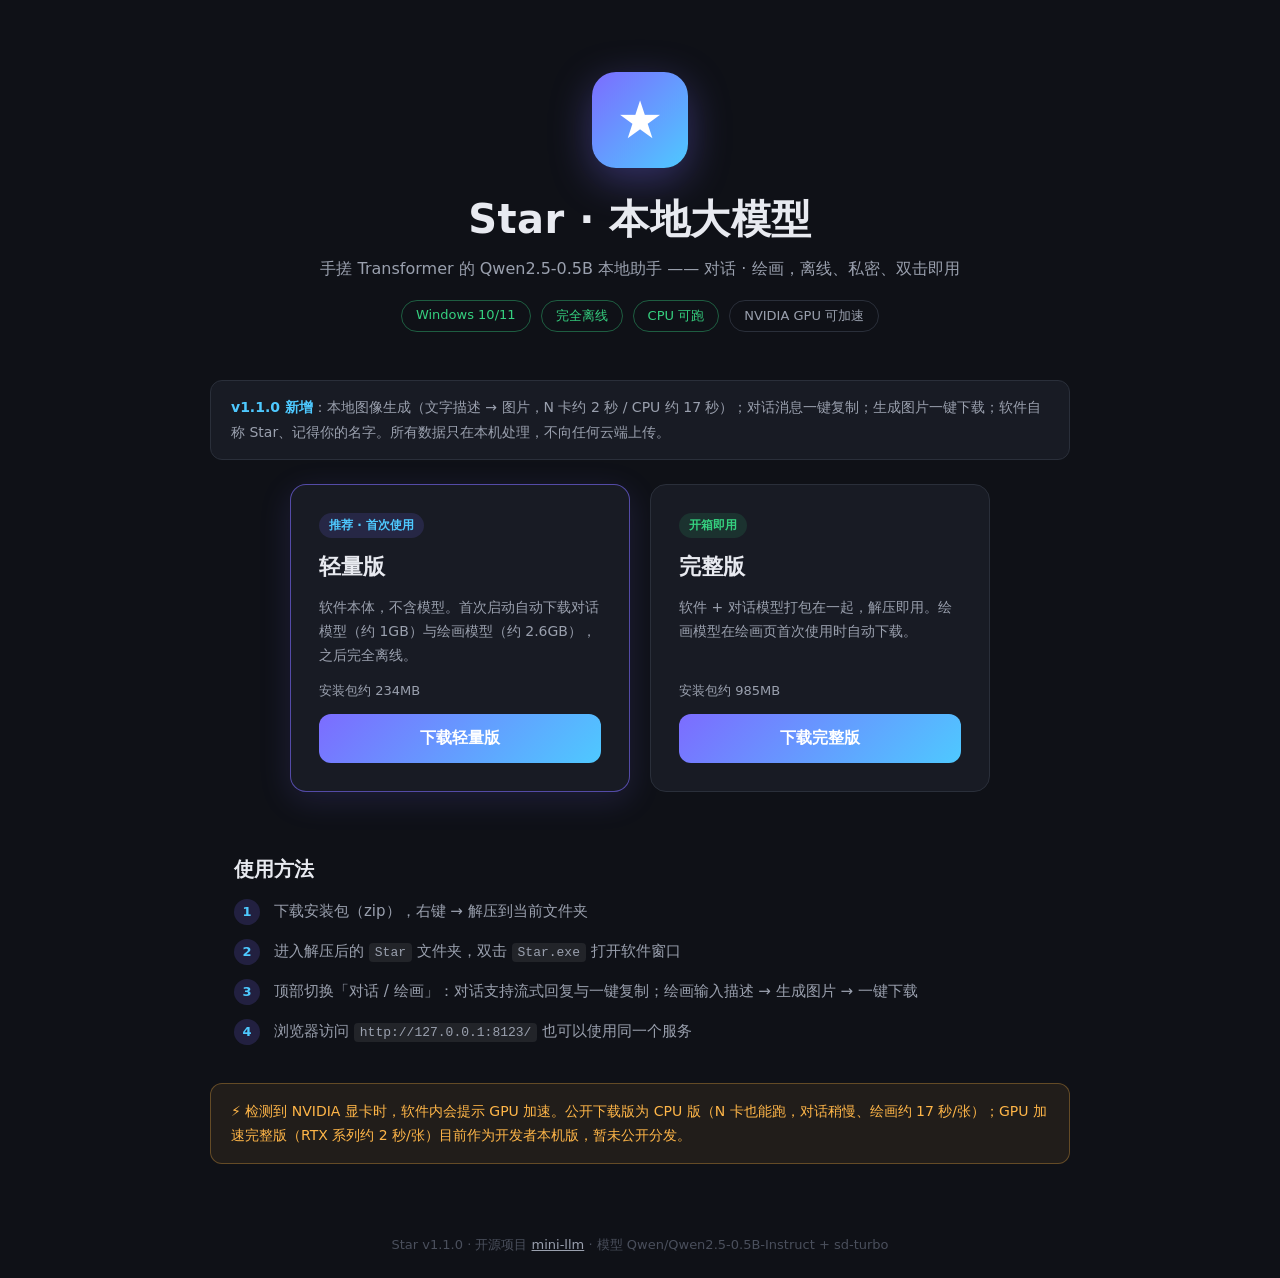
<file: index.html>
<!DOCTYPE html>
<html lang="zh-CN">
<head>
<meta charset="UTF-8">
<meta name="viewport" content="width=device-width, initial-scale=1.0">
<title>Star · 本地大模型下载</title>
<style>
  :root {
    --bg: #0f1117;
    --card: #181b24;
    --border: #2a2f3a;
    --text: #e8eaf0;
    --muted: #9aa0ae;
    --accent: #7c6cff;
    --accent2: #4ec9ff;
    --ok: #35d07f;
    --warn: #ffb648;
  }
  * { margin: 0; padding: 0; box-sizing: border-box; }
  body {
    background: var(--bg);
    color: var(--text);
    font-family: "PingFang SC", "Microsoft YaHei", system-ui, sans-serif;
    min-height: 100vh;
    display: flex;
    flex-direction: column;
    align-items: center;
  }
  .hero {
    text-align: center;
    padding: 72px 24px 40px;
    max-width: 860px;
  }
  .logo {
    width: 96px; height: 96px;
    border-radius: 24px;
    background: linear-gradient(135deg, var(--accent), var(--accent2));
    display: inline-flex; align-items: center; justify-content: center;
    font-size: 52px; font-weight: 800; color: #fff;
    box-shadow: 0 12px 40px rgba(124,108,255,.35);
    margin-bottom: 24px;
  }
  h1 { font-size: 40px; letter-spacing: .5px; }
  .subtitle { color: var(--muted); margin-top: 12px; font-size: 16px; }
  .badges { margin-top: 20px; display: flex; gap: 10px; justify-content: center; flex-wrap: wrap; }
  .badge {
    font-size: 13px; padding: 6px 14px; border-radius: 999px;
    border: 1px solid var(--border); color: var(--muted);
  }
  .badge.ok { color: var(--ok); border-color: rgba(53,208,127,.4); }
  .feature {
    max-width: 860px; margin: 8px 24px 0; width: calc(100% - 48px);
    background: var(--card); border: 1px solid var(--border); border-radius: 12px;
    padding: 14px 20px; font-size: 14px; color: var(--muted); line-height: 1.8;
  }
  .feature b { color: var(--accent2); font-weight: 600; }
  .cards {
    display: flex; gap: 20px; flex-wrap: wrap; justify-content: center;
    padding: 24px 24px 40px; max-width: 900px;
  }
  .card {
    background: var(--card); border: 1px solid var(--border);
    border-radius: 16px; padding: 28px; width: 340px;
    display: flex; flex-direction: column; gap: 14px;
  }
  .card.recommend { border-color: rgba(124,108,255,.6); box-shadow: 0 8px 32px rgba(124,108,255,.15); }
  .tag {
    align-self: flex-start; font-size: 12px; padding: 4px 10px;
    border-radius: 999px; background: rgba(124,108,255,.15);
    color: var(--accent2); font-weight: 600;
  }
  .tag.full { background: rgba(53,208,127,.12); color: var(--ok); }
  .card h2 { font-size: 22px; }
  .desc { color: var(--muted); font-size: 14px; line-height: 1.7; flex: 1; }
  .size { font-size: 13px; color: var(--muted); }
  .btn {
    display: inline-block; text-align: center;
    background: linear-gradient(135deg, var(--accent), var(--accent2));
    color: #fff; font-weight: 700; font-size: 16px;
    padding: 14px 0; border-radius: 12px; text-decoration: none;
    transition: transform .15s ease, box-shadow .15s ease;
  }
  .btn:hover { transform: translateY(-2px); box-shadow: 0 8px 24px rgba(124,108,255,.35); }
  .steps {
    max-width: 860px; padding: 24px; width: 100%;
  }
  .steps h3 { font-size: 20px; margin-bottom: 16px; }
  .step { display: flex; gap: 14px; margin-bottom: 14px; color: var(--muted); font-size: 15px; line-height: 1.7; }
  .num {
    flex-shrink: 0; width: 26px; height: 26px; border-radius: 50%;
    background: rgba(124,108,255,.18); color: var(--accent2);
    display: flex; align-items: center; justify-content: center;
    font-size: 13px; font-weight: 700;
  }
  .gpu-note {
    max-width: 860px; width: calc(100% - 48px); margin: 0 24px 48px;
    background: rgba(255,182,72,.08); border: 1px solid rgba(255,182,72,.3);
    border-radius: 12px; padding: 16px 20px; font-size: 14px; color: var(--warn); line-height: 1.7;
  }
  .footer { color: #4a4f5c; font-size: 13px; padding: 24px; text-align: center; }
  code { background: rgba(255,255,255,.08); padding: 2px 6px; border-radius: 4px; font-size: 13px; }
</style>
</head>
<body>
  <div class="hero">
    <div class="logo">★</div>
    <h1>Star · 本地大模型</h1>
    <p class="subtitle">手搓 Transformer 的 Qwen2.5-0.5B 本地助手 —— 对话 · 绘画，离线、私密、双击即用</p>
    <div class="badges">
      <span class="badge ok">Windows 10/11</span>
      <span class="badge ok">完全离线</span>
      <span class="badge ok">CPU 可跑</span>
      <span class="badge">NVIDIA GPU 可加速</span>
    </div>
  </div>

  <div class="feature">
    <b>v1.1.0 新增</b>：本地图像生成（文字描述 → 图片，N 卡约 2 秒 / CPU 约 17 秒）；对话消息一键复制；生成图片一键下载；软件自称 Star、记得你的名字。所有数据只在本机处理，不向任何云端上传。
  </div>

  <div class="cards">
    <div class="card recommend">
      <span class="tag">推荐 · 首次使用</span>
      <h2>轻量版</h2>
      <p class="desc">软件本体，不含模型。首次启动自动下载对话模型（约 1GB）与绘画模型（约 2.6GB），之后完全离线。</p>
      <span class="size">安装包约 234MB</span>
      <a class="btn" href="https://github.com/sun2229/mini-llm/releases/download/v1.1.0/Star-lite-1.1.0.zip">下载轻量版</a>
    </div>
    <div class="card">
      <span class="tag full">开箱即用</span>
      <h2>完整版</h2>
      <p class="desc">软件 + 对话模型打包在一起，解压即用。绘画模型在绘画页首次使用时自动下载。</p>
      <span class="size">安装包约 985MB</span>
      <a class="btn" href="https://github.com/sun2229/mini-llm/releases/download/v1.1.0/Star-full-1.1.0.zip">下载完整版</a>
    </div>
  </div>

  <div class="steps">
    <h3>使用方法</h3>
    <div class="step"><span class="num">1</span><span>下载安装包（zip），右键 → 解压到当前文件夹</span></div>
    <div class="step"><span class="num">2</span><span>进入解压后的 <code>Star</code> 文件夹，双击 <code>Star.exe</code> 打开软件窗口</span></div>
    <div class="step"><span class="num">3</span><span>顶部切换「对话 / 绘画」：对话支持流式回复与一键复制；绘画输入描述 → 生成图片 → 一键下载</span></div>
    <div class="step"><span class="num">4</span><span>浏览器访问 <code>http://127.0.0.1:8123/</code> 也可以使用同一个服务</span></div>
  </div>

  <div class="gpu-note">
    ⚡ 检测到 NVIDIA 显卡时，软件内会提示 GPU 加速。公开下载版为 CPU 版（N 卡也能跑，对话稍慢、绘画约 17 秒/张）；GPU 加速完整版（RTX 系列约 2 秒/张）目前作为开发者本机版，暂未公开分发。
  </div>

  <div class="footer">
    Star v1.1.0 · 开源项目 <a href="https://github.com/sun2229/mini-llm" style="color:var(--muted)">mini-llm</a> · 模型 Qwen/Qwen2.5-0.5B-Instruct + sd-turbo
  </div>
</body>
</html>
</file>
